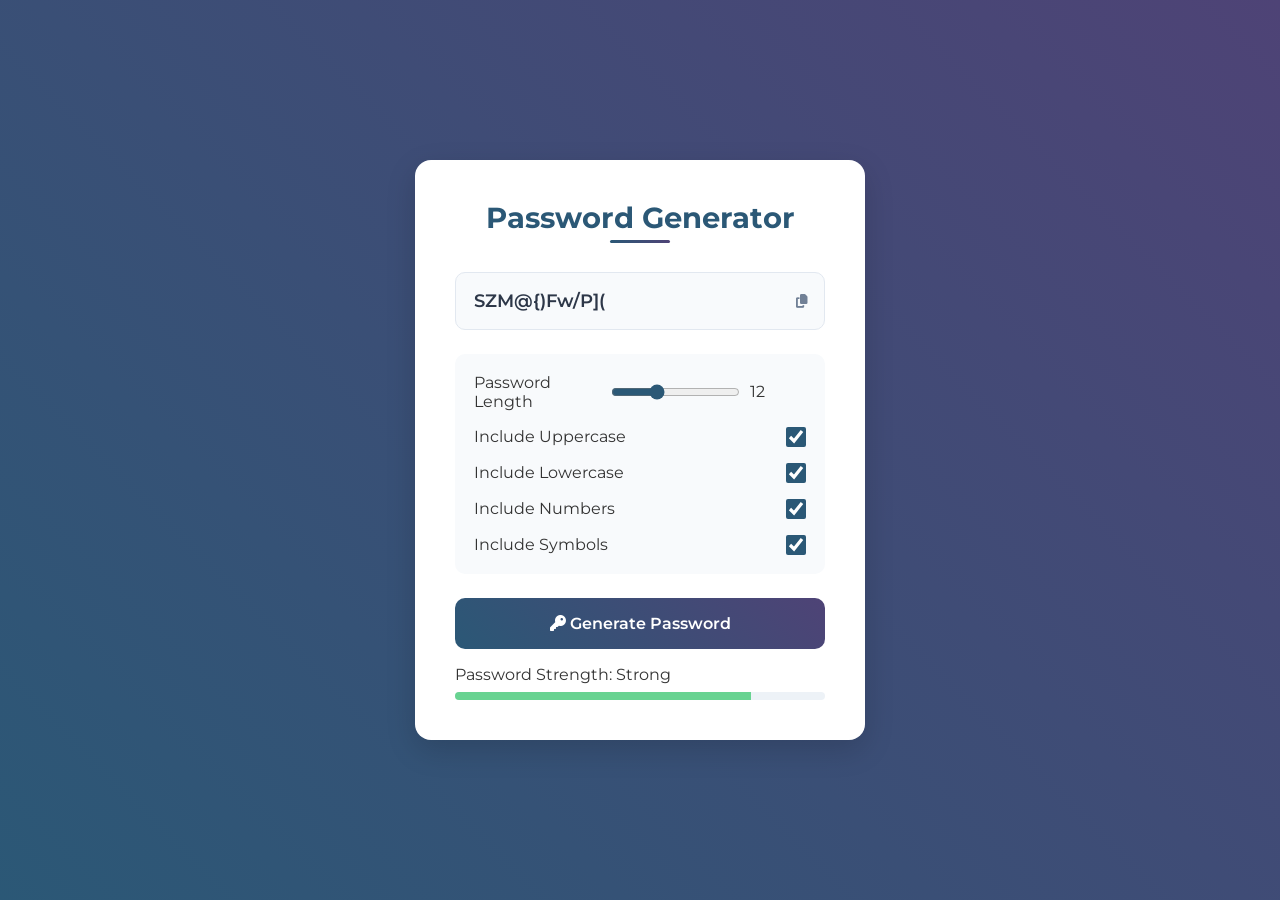
<file: Password Generator/index.html>
<!DOCTYPE html>
<html lang="en">

<head>
    <meta charset="UTF-8">
    <meta name="viewport" content="width=device-width, initial-scale=1.0">
    <link rel="stylesheet" href="style.css">
    <link rel="stylesheet" href="https://cdnjs.cloudflare.com/ajax/libs/font-awesome/6.4.0/css/all.min.css">
    <title>Password Generator</title>
</head>

<body>
    <div class="container">
        <h1>Password Generator</h1>

        <div class="password-container">
            <input type="text" id="password" readonly placeholder="Parol...">
            <button id="generate"><i class="fas fa-copy" id="copy-btn" title="Copy to Clipboard"></i></button>
        </div>

        <div class="options">
            <div class="option">
                <label for="length">Password Length</label>
                <div class="range-container">
                    <input type="range" id="length" min="6" max="24" value="12">
                    <span id="length-value">12</span>
                </div>
            </div>

            <div class="option">
                <label for="uppercase">Include Uppercase</label>
                <input type="checkbox" id="uppercase" checked>
            </div>

            <div class="option">
                <label for="lowercase">Include Lowercase</label>
                <input type="checkbox" id="lowercase" checked>
            </div>

            <div class="option">
                <label for="numbers">Include Numbers</label>
                <input type="checkbox" id="numbers" checked>
            </div>

            <div class="option">
                <label for="symbols">Include Symbols</label>
                <input type="checkbox" id="symbols" checked>
            </div>
        </div>

        <button id="generate-btn"><i class="fas fa-key"></i> Generate Password</button>

        <div class="strength-container">
            <p>Password Strength: <span id="strength-value">Medium</span></p>
            <div id="strength-meter">
                <div class="strength-bar"></div>
            </div>
        </div>
    </div>
    <script src="script.js"></script>
</body>

</html>
</file>
<file: Password Generator/style.css>
@import url('https://fonts.googleapis.com/css2?family=Montserrat:wght@400;500;600;700&display=swap');

:root {
    --primary-color: #2b5876;
    --secondary-color: #4e4376;
    --weak-color: #fc8181;
    --medium-color: #fbd38d;
    --strong-color: #68d391;
}

* {
    margin: 0;
    padding: 0;
    box-sizing: border-box;
    font-family: "Montserrat", sans-serif;
}

body {
    background: linear-gradient(45deg, var(--primary-color), var(--secondary-color));
    min-height: 100vh;
    display: flex;
    justify-content: center;
    align-items: center;
    color: #333;
    padding: 20px;
}

.container {
    background-color: #fff;
    padding: 2.5rem;
    border-radius: 1rem;
    box-shadow: 0 10px 30px rgba(0, 0, 0, 0.15);
    width: 90%;
    max-width: 450px;
}

h1 {
    text-align: center;
    margin-bottom: 1.8rem;
    color: var(--primary-color);
    font-size: 1.8rem;
    position: relative;
    padding-bottom: 0.5rem;
}

h1::after {
    content: "";
    position: absolute;
    bottom: 0;
    left: 50%;
    transform: translateX(-50%);
    width: 60px;
    height: 3px;
    background: linear-gradient(90deg, var(--primary-color), var(--secondary-color));
    border-radius: 2px;
}

.password-container {
    margin-bottom: 1.5rem;
    background-color: #f8fafc;
    border-radius: 10px;
    border: 1px solid #e2e8f0;
    display: flex;
    align-items: center;
    overflow: hidden;
}

#password {
    width: 100%;
    padding: 1.1rem;
    border: none;
    background: transparent;
    color: #2d3748;
    font-size: 1.1rem;
    font-weight: 600;
    outline: none;
}

#generate {
    background: transparent;
    border: none;
    box-shadow: none;
    width: auto;
    margin: 0;
    padding-right: 1rem;
    color: #718096;
    cursor: pointer;
}

#copy-btn:hover {
    color: var(--primary-color);
}

.options {
    margin-bottom: 1.5rem;
    background-color: #f8fafc;
    padding: 1.2rem;
    border-radius: 10px;
}

.option {
    display: flex;
    justify-content: space-between;
    align-items: center;
    margin-bottom: 1rem;
}

.option:last-child { margin-bottom: 0; }

.range-container {
    display: flex;
    align-items: center;
    gap: 10px;
    width: 60%;
}

input[type="range"] {
    accent-color: var(--primary-color);
    cursor: pointer;
}

input[type="checkbox"] {
    width: 20px;
    height: 20px;
    accent-color: var(--primary-color);
    cursor: pointer;
}

#generate-btn {
    width: 100%;
    padding: 1rem;
    background: linear-gradient(45deg, var(--primary-color), var(--secondary-color));
    color: white;
    border: none;
    border-radius: 10px;
    font-size: 1rem;
    font-weight: 600;
    cursor: pointer;
    transition: transform 0.2s;
}

#generate-btn:active {
    transform: scale(0.98);
}

.strength-container {
    margin-top: 1rem;
}

#strength-meter {
    height: 8px;
    background-color: #edf2f7;
    border-radius: 4px;
    margin-top: 0.5rem;
    overflow: hidden;
}

.strength-bar {
    height: 100%;
    width: 0%;
    transition: all 0.4s ease;
}
</file>
